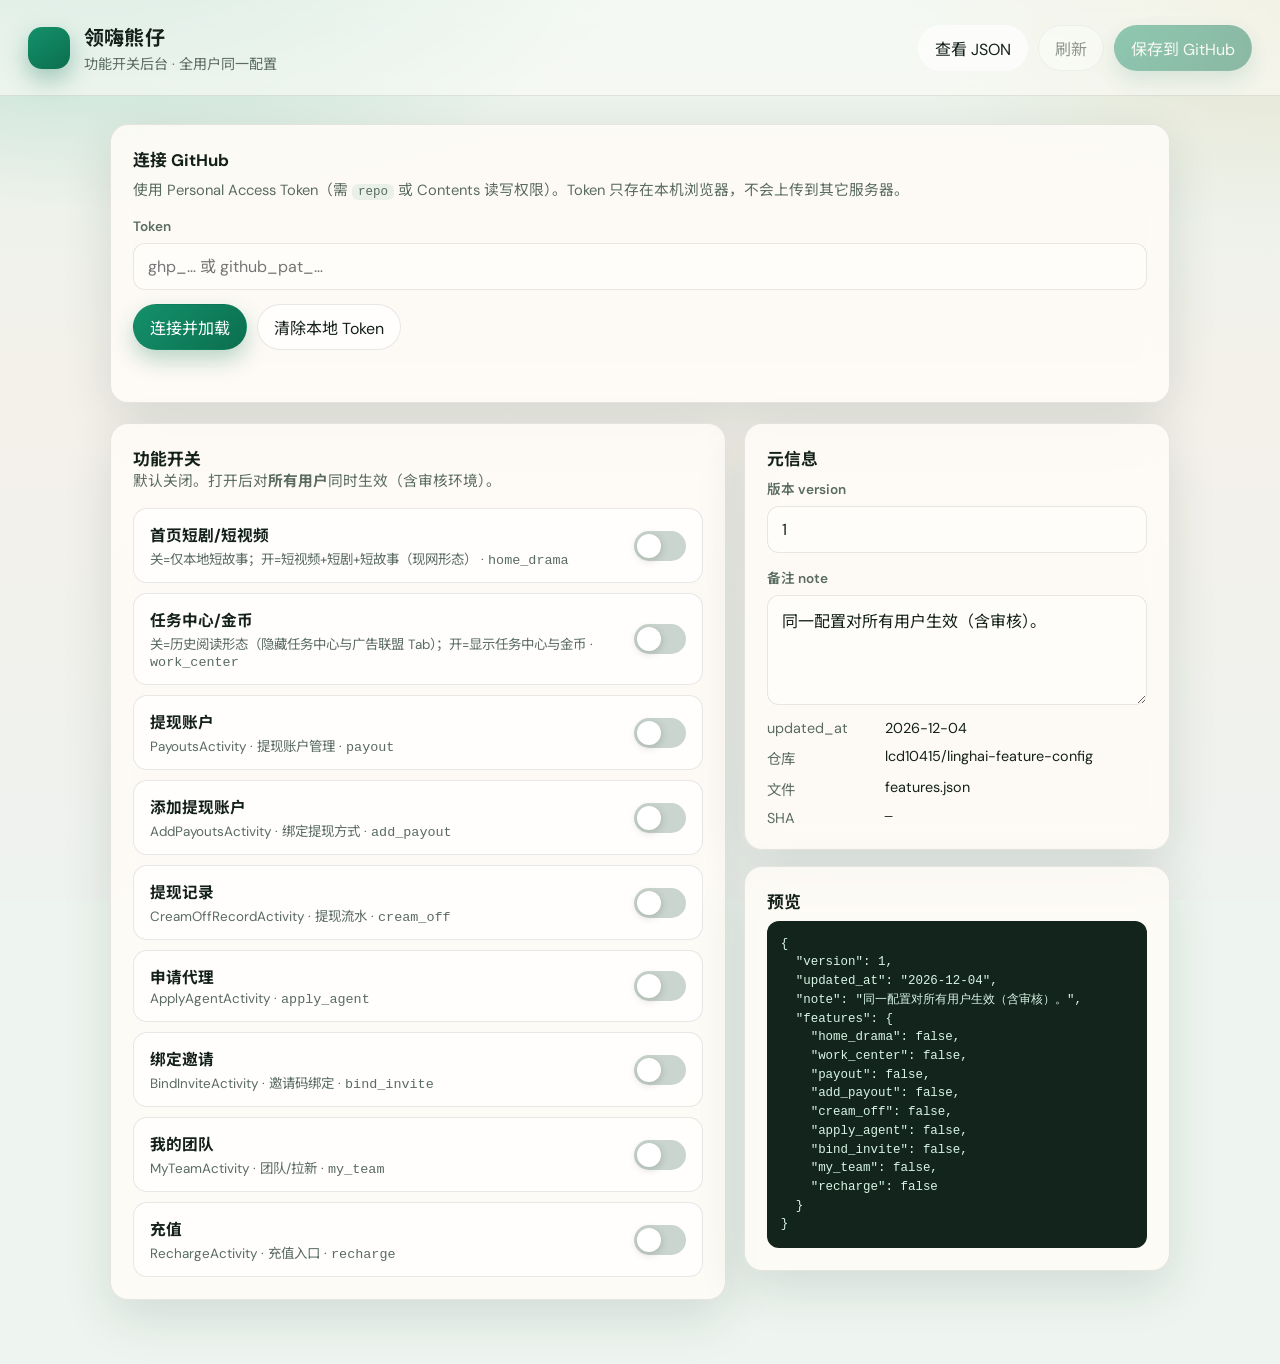
<file: index.html>
<!DOCTYPE html>
<html lang="zh-CN">
<head>
  <meta charset="utf-8" />
  <meta http-equiv="refresh" content="0; url=./admin/" />
  <title>Redirecting…</title>
  <link rel="canonical" href="./admin/" />
</head>
<body>
  <p><a href="./admin/">进入功能开关后台</a></p>
</body>
</html>
</file>
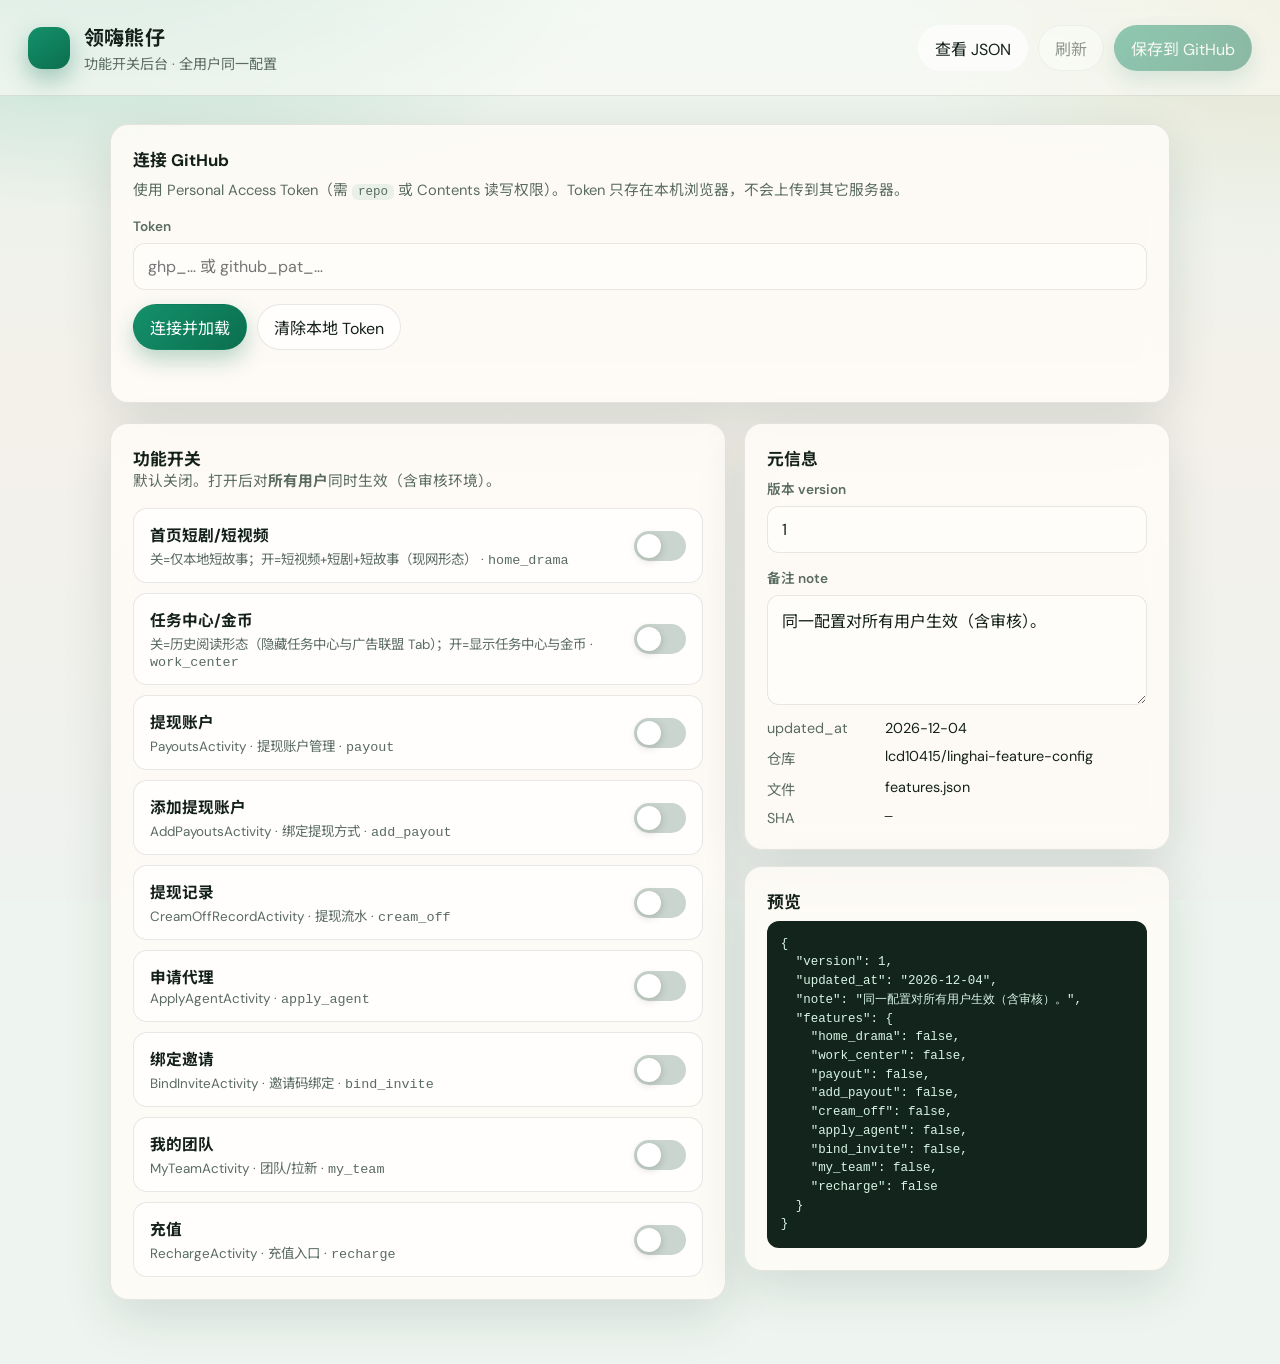
<file: admin/index.html>
<!DOCTYPE html>
<html lang="zh-CN">
<head>
  <meta charset="utf-8" />
  <meta name="viewport" content="width=device-width, initial-scale=1" />
  <title>领嗨熊仔 · 功能开关后台</title>
  <link rel="preconnect" href="https://fonts.googleapis.com" />
  <link rel="preconnect" href="https://fonts.gstatic.com" crossorigin />
  <link href="https://fonts.googleapis.com/css2?family=DM+Sans:ital,opsz,wght@0,9..40,400;0,9..40,500;0,9..40,600;0,9..40,700;1,9..40,400&family=Noto+Sans+SC:wght@400;500;600;700&display=swap" rel="stylesheet" />
  <link rel="stylesheet" href="./styles.css" />
</head>
<body>
  <div class="bg" aria-hidden="true"></div>
  <header class="top">
    <div class="brand">
      <span class="mark"></span>
      <div>
        <h1>领嗨熊仔</h1>
        <p>功能开关后台 · 全用户同一配置</p>
      </div>
    </div>
    <div class="top-actions">
      <a class="ghost" href="https://raw.githubusercontent.com/lcd10415/linghai-feature-config/main/features.json" target="_blank" rel="noopener">查看 JSON</a>
      <button type="button" id="btnReload" class="ghost" disabled>刷新</button>
      <button type="button" id="btnSave" class="primary" disabled>保存到 GitHub</button>
    </div>
  </header>

  <main class="wrap">
    <section class="auth panel" id="authPanel">
      <h2>连接 GitHub</h2>
      <p class="hint">使用 Personal Access Token（需 <code>repo</code> 或 Contents 读写权限）。Token 只存在本机浏览器，不会上传到其它服务器。</p>
      <label class="field">
        <span>Token</span>
        <input id="token" type="password" autocomplete="off" placeholder="ghp_… 或 github_pat_…" />
      </label>
      <div class="row">
        <button type="button" id="btnConnect" class="primary">连接并加载</button>
        <button type="button" id="btnClearToken" class="ghost">清除本地 Token</button>
      </div>
      <p class="status" id="authStatus"></p>
    </section>

    <section class="grid">
      <div class="panel">
        <div class="panel-head">
          <h2>功能开关</h2>
          <span class="badge" id="dirtyBadge" hidden>未保存</span>
        </div>
        <p class="hint">默认关闭。打开后对<strong>所有用户</strong>同时生效（含审核环境）。</p>
        <div id="flags" class="flags"></div>
      </div>

      <div class="side">
        <div class="panel">
          <h2>元信息</h2>
          <label class="field">
            <span>版本 version</span>
            <input id="version" type="number" min="1" step="1" />
          </label>
          <label class="field">
            <span>备注 note</span>
            <textarea id="note" rows="4" placeholder="给运营/研发看的说明"></textarea>
          </label>
          <dl class="meta">
            <div><dt>updated_at</dt><dd id="updatedAt">—</dd></div>
            <div><dt>仓库</dt><dd>lcd10415/linghai-feature-config</dd></div>
            <div><dt>文件</dt><dd>features.json</dd></div>
            <div><dt>SHA</dt><dd id="sha" class="mono">—</dd></div>
          </dl>
        </div>
        <div class="panel">
          <h2>预览</h2>
          <pre id="preview" class="preview">{}</pre>
        </div>
      </div>
    </section>
  </main>

  <div id="toast" class="toast" hidden></div>
  <script src="./app.js"></script>
</body>
</html>
</file>
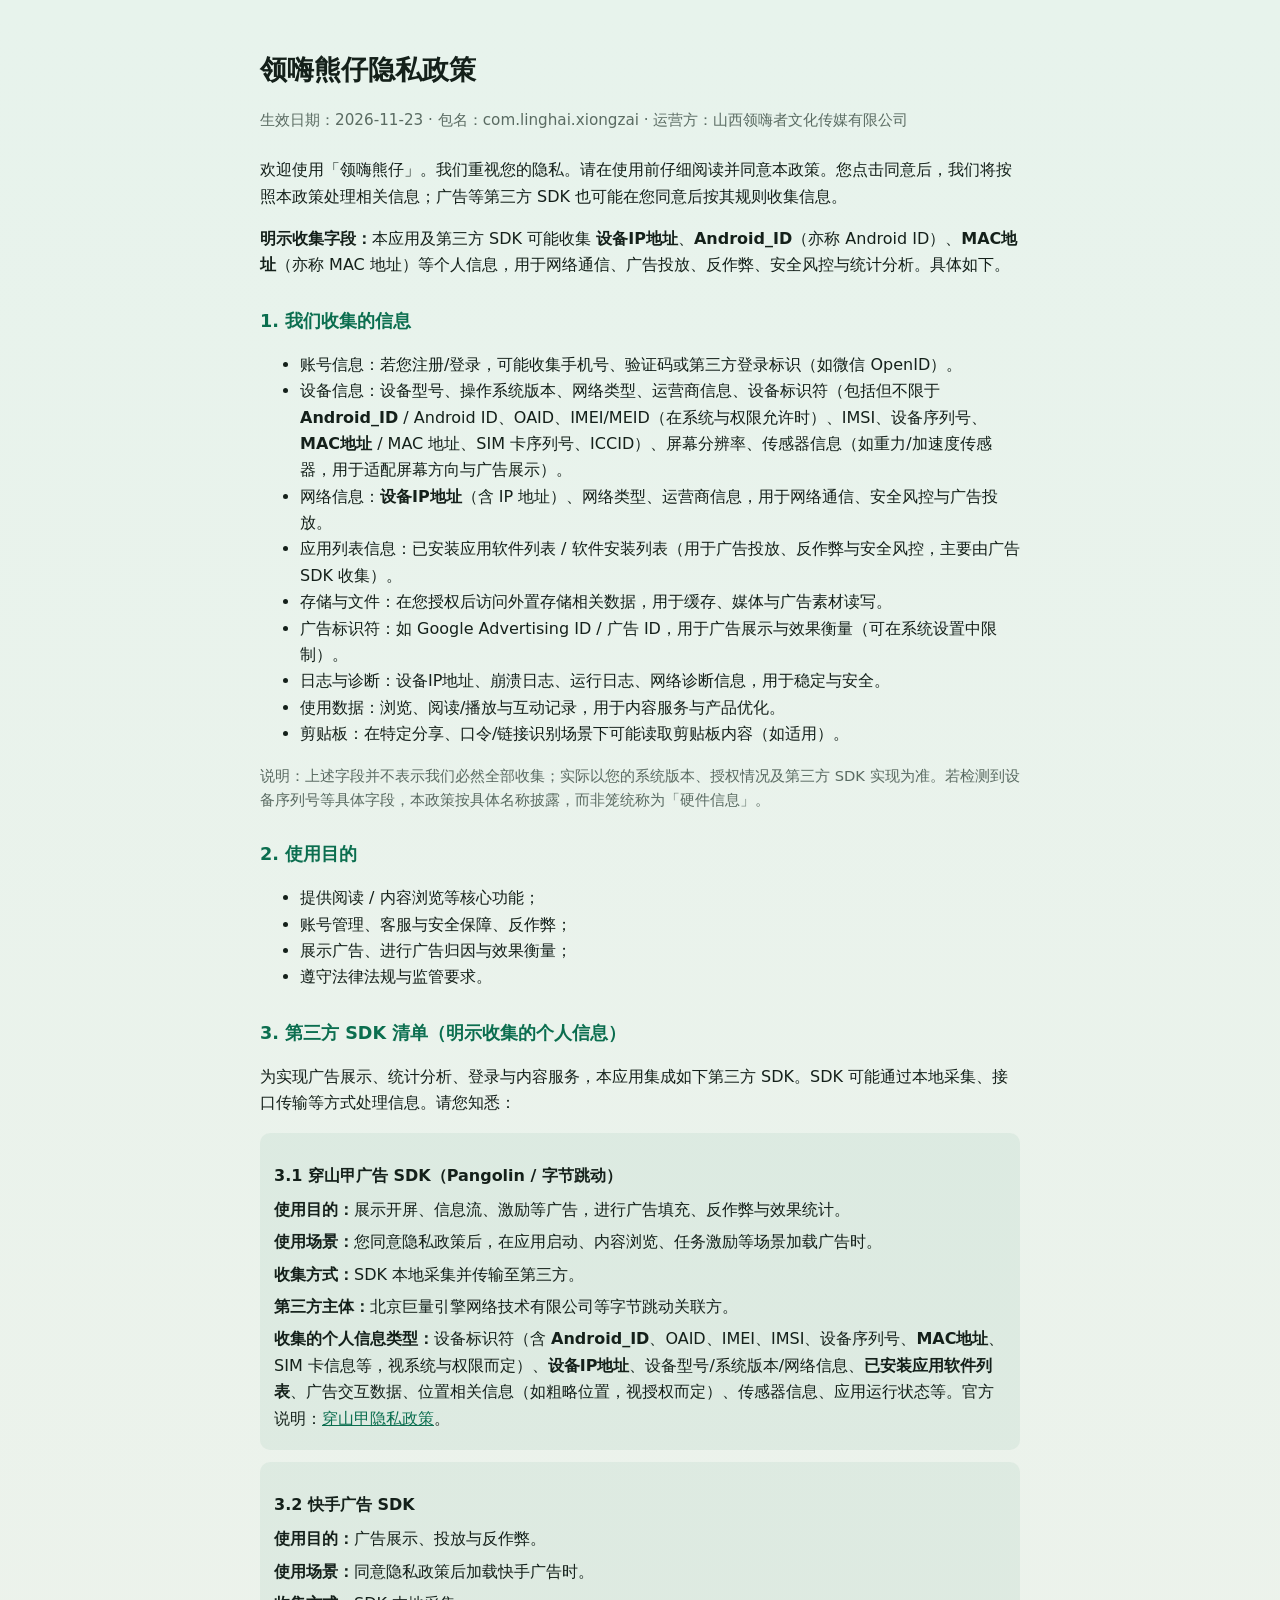
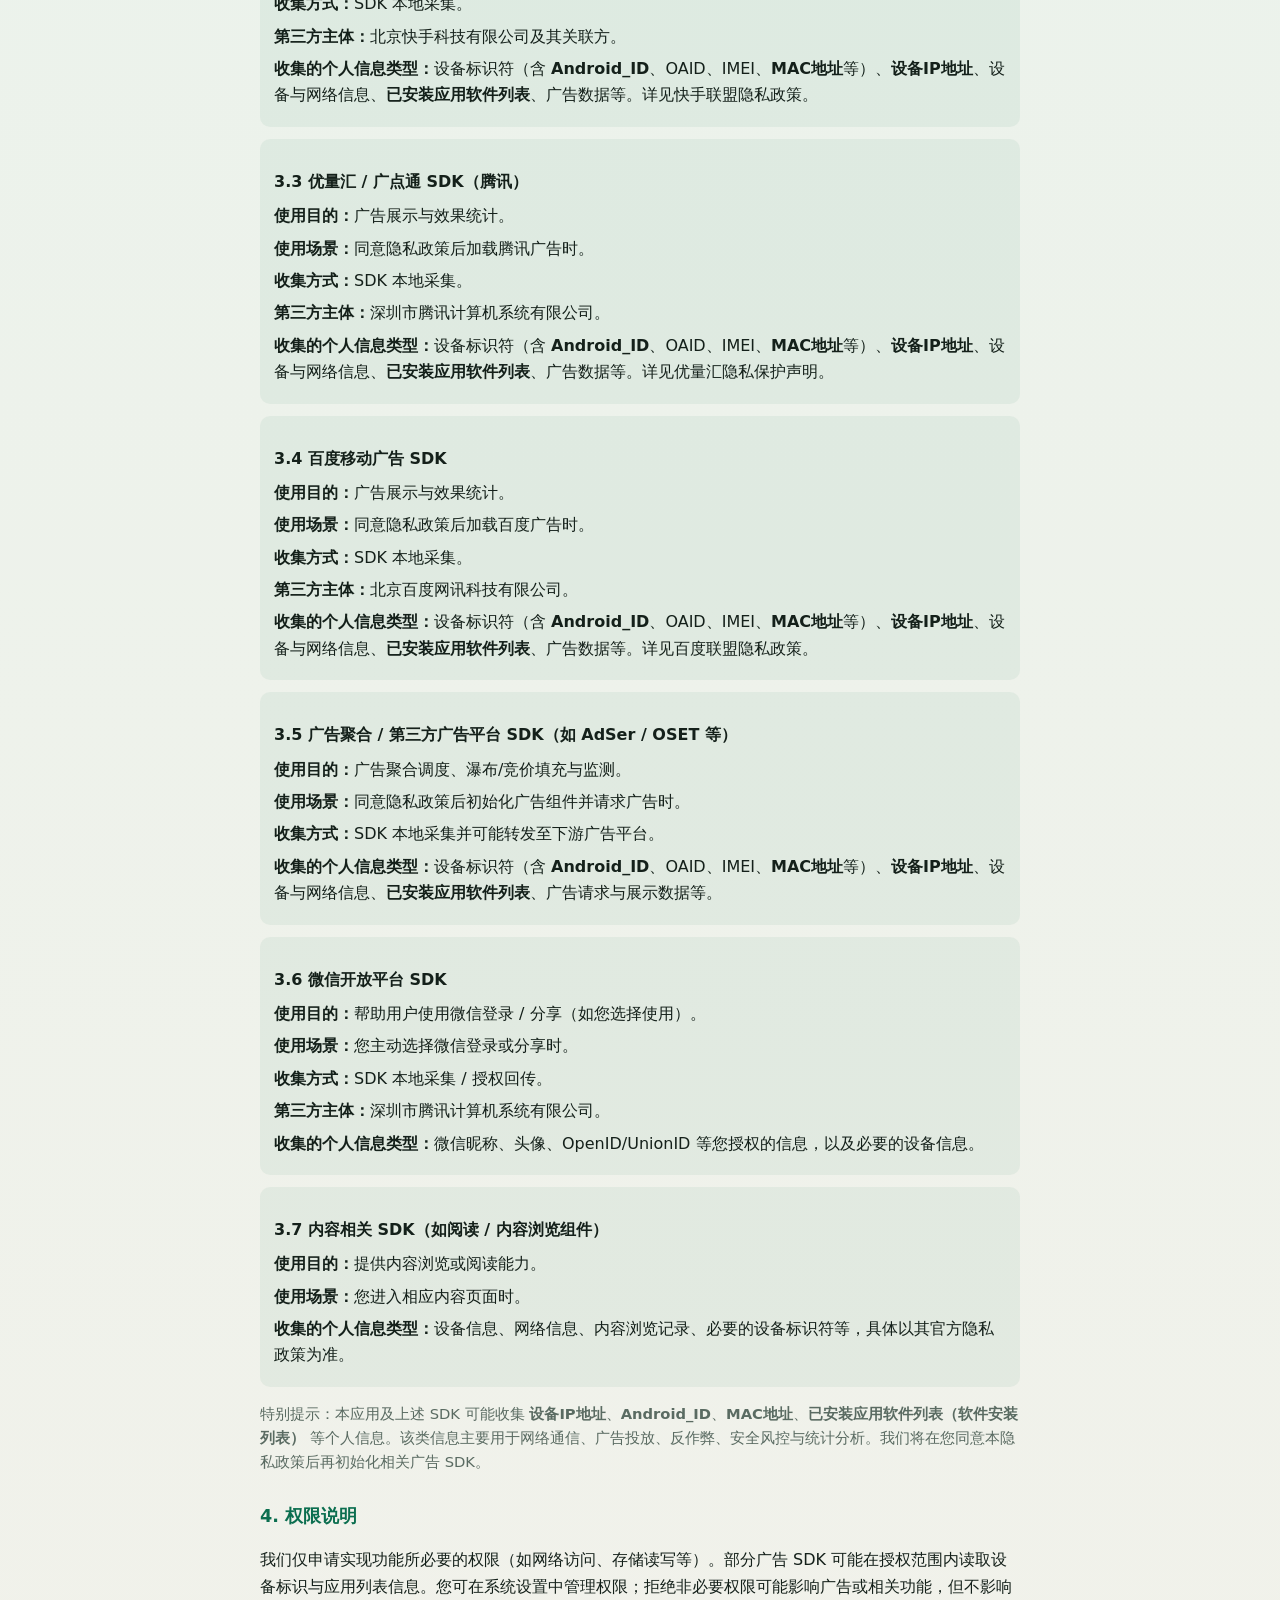
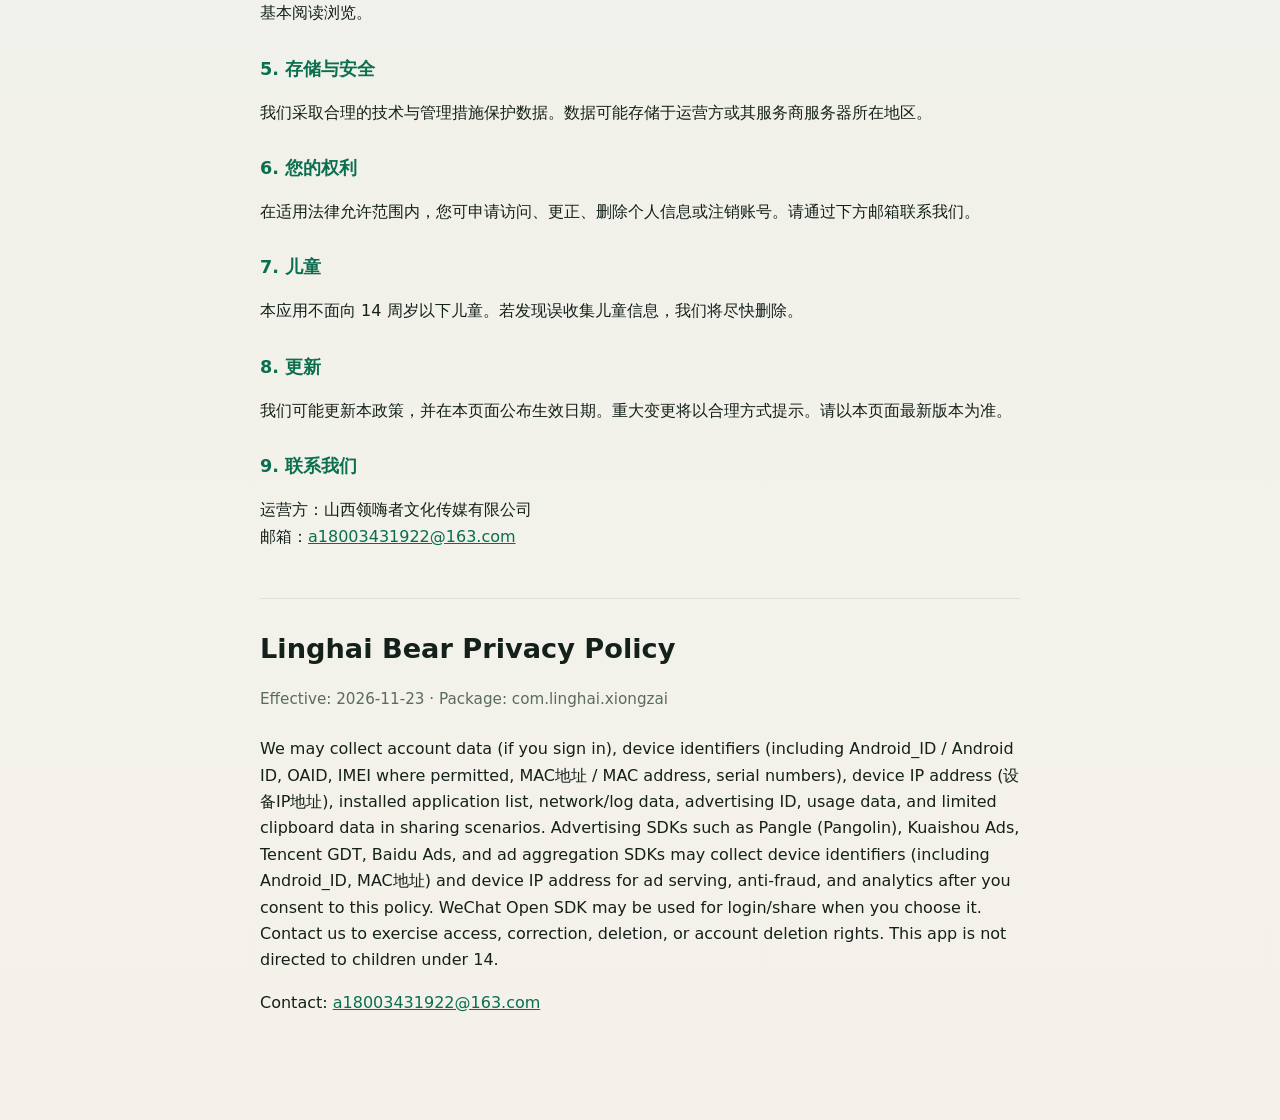
<file: privacy-policy/index.html>
<!DOCTYPE html>
<html lang="zh-CN">
<head>
  <meta charset="utf-8" />
  <meta name="viewport" content="width=device-width, initial-scale=1" />
  <title>领嗨熊仔 · 隐私政策 / Privacy Policy</title>
  <style>
    :root { --ink:#14201a; --muted:#5a6b62; --bg:#f4f7f5; --accent:#0b6e4f; }
    body { margin:0; font-family:"Noto Sans SC","DM Sans",system-ui,sans-serif; background:linear-gradient(180deg,#e7f3ec,#f4f1ea); color:var(--ink); line-height:1.65; }
    main { max-width:760px; margin:0 auto; padding:48px 20px 88px; }
    h1 { font-size:1.7rem; margin:0 0 6px; }
    h2 { font-size:1.1rem; margin-top:28px; color:var(--accent); }
    h3 { font-size:1rem; margin:18px 0 8px; }
    .meta { color:var(--muted); margin-bottom:24px; font-size:.95rem; }
    a { color:var(--accent); }
    .en { margin-top:48px; padding-top:28px; border-top:1px solid rgba(0,0,0,.08); }
    .sdk { background:rgba(11,110,79,.06); border-radius:10px; padding:12px 14px; margin:12px 0; }
    .sdk p { margin:6px 0; }
    .note { color:var(--muted); font-size:.92rem; }
  </style>
</head>
<body>
<main>
  <h1>领嗨熊仔隐私政策</h1>
  <p class="meta">生效日期：2026-11-23 · 包名：com.linghai.xiongzai · 运营方：山西领嗨者文化传媒有限公司</p>

  <p>欢迎使用「领嗨熊仔」。我们重视您的隐私。请在使用前仔细阅读并同意本政策。您点击同意后，我们将按照本政策处理相关信息；广告等第三方 SDK 也可能在您同意后按其规则收集信息。</p>

  <p><strong>明示收集字段：</strong>本应用及第三方 SDK 可能收集 <strong>设备IP地址</strong>、<strong>Android_ID</strong>（亦称 Android ID）、<strong>MAC地址</strong>（亦称 MAC 地址）等个人信息，用于网络通信、广告投放、反作弊、安全风控与统计分析。具体如下。</p>

  <h2>1. 我们收集的信息</h2>
  <ul>
    <li>账号信息：若您注册/登录，可能收集手机号、验证码或第三方登录标识（如微信 OpenID）。</li>
    <li>设备信息：设备型号、操作系统版本、网络类型、运营商信息、设备标识符（包括但不限于 <strong>Android_ID</strong> / Android ID、OAID、IMEI/MEID（在系统与权限允许时）、IMSI、设备序列号、<strong>MAC地址</strong> / MAC 地址、SIM 卡序列号、ICCID）、屏幕分辨率、传感器信息（如重力/加速度传感器，用于适配屏幕方向与广告展示）。</li>
    <li>网络信息：<strong>设备IP地址</strong>（含 IP 地址）、网络类型、运营商信息，用于网络通信、安全风控与广告投放。</li>
    <li>应用列表信息：已安装应用软件列表 / 软件安装列表（用于广告投放、反作弊与安全风控，主要由广告 SDK 收集）。</li>
    <li>存储与文件：在您授权后访问外置存储相关数据，用于缓存、媒体与广告素材读写。</li>
    <li>广告标识符：如 Google Advertising ID / 广告 ID，用于广告展示与效果衡量（可在系统设置中限制）。</li>
    <li>日志与诊断：设备IP地址、崩溃日志、运行日志、网络诊断信息，用于稳定与安全。</li>
    <li>使用数据：浏览、阅读/播放与互动记录，用于内容服务与产品优化。</li>
    <li>剪贴板：在特定分享、口令/链接识别场景下可能读取剪贴板内容（如适用）。</li>
  </ul>
  <p class="note">说明：上述字段并不表示我们必然全部收集；实际以您的系统版本、授权情况及第三方 SDK 实现为准。若检测到设备序列号等具体字段，本政策按具体名称披露，而非笼统称为「硬件信息」。</p>

  <h2>2. 使用目的</h2>
  <ul>
    <li>提供阅读 / 内容浏览等核心功能；</li>
    <li>账号管理、客服与安全保障、反作弊；</li>
    <li>展示广告、进行广告归因与效果衡量；</li>
    <li>遵守法律法规与监管要求。</li>
  </ul>

  <h2>3. 第三方 SDK 清单（明示收集的个人信息）</h2>
  <p>为实现广告展示、统计分析、登录与内容服务，本应用集成如下第三方 SDK。SDK 可能通过本地采集、接口传输等方式处理信息。请您知悉：</p>

  <div class="sdk">
    <h3>3.1 穿山甲广告 SDK（Pangolin / 字节跳动）</h3>
    <p><strong>使用目的：</strong>展示开屏、信息流、激励等广告，进行广告填充、反作弊与效果统计。</p>
    <p><strong>使用场景：</strong>您同意隐私政策后，在应用启动、内容浏览、任务激励等场景加载广告时。</p>
    <p><strong>收集方式：</strong>SDK 本地采集并传输至第三方。</p>
    <p><strong>第三方主体：</strong>北京巨量引擎网络技术有限公司等字节跳动关联方。</p>
    <p><strong>收集的个人信息类型：</strong>设备标识符（含 <strong>Android_ID</strong>、OAID、IMEI、IMSI、设备序列号、<strong>MAC地址</strong>、SIM 卡信息等，视系统与权限而定）、<strong>设备IP地址</strong>、设备型号/系统版本/网络信息、<strong>已安装应用软件列表</strong>、广告交互数据、位置相关信息（如粗略位置，视授权而定）、传感器信息、应用运行状态等。官方说明：<a href="https://www.csjplatform.com/privacy" target="_blank" rel="noopener">穿山甲隐私政策</a>。</p>
  </div>

  <div class="sdk">
    <h3>3.2 快手广告 SDK</h3>
    <p><strong>使用目的：</strong>广告展示、投放与反作弊。</p>
    <p><strong>使用场景：</strong>同意隐私政策后加载快手广告时。</p>
    <p><strong>收集方式：</strong>SDK 本地采集。</p>
    <p><strong>第三方主体：</strong>北京快手科技有限公司及其关联方。</p>
    <p><strong>收集的个人信息类型：</strong>设备标识符（含 <strong>Android_ID</strong>、OAID、IMEI、<strong>MAC地址</strong>等）、<strong>设备IP地址</strong>、设备与网络信息、<strong>已安装应用软件列表</strong>、广告数据等。详见快手联盟隐私政策。</p>
  </div>

  <div class="sdk">
    <h3>3.3 优量汇 / 广点通 SDK（腾讯）</h3>
    <p><strong>使用目的：</strong>广告展示与效果统计。</p>
    <p><strong>使用场景：</strong>同意隐私政策后加载腾讯广告时。</p>
    <p><strong>收集方式：</strong>SDK 本地采集。</p>
    <p><strong>第三方主体：</strong>深圳市腾讯计算机系统有限公司。</p>
    <p><strong>收集的个人信息类型：</strong>设备标识符（含 <strong>Android_ID</strong>、OAID、IMEI、<strong>MAC地址</strong>等）、<strong>设备IP地址</strong>、设备与网络信息、<strong>已安装应用软件列表</strong>、广告数据等。详见优量汇隐私保护声明。</p>
  </div>

  <div class="sdk">
    <h3>3.4 百度移动广告 SDK</h3>
    <p><strong>使用目的：</strong>广告展示与效果统计。</p>
    <p><strong>使用场景：</strong>同意隐私政策后加载百度广告时。</p>
    <p><strong>收集方式：</strong>SDK 本地采集。</p>
    <p><strong>第三方主体：</strong>北京百度网讯科技有限公司。</p>
    <p><strong>收集的个人信息类型：</strong>设备标识符（含 <strong>Android_ID</strong>、OAID、IMEI、<strong>MAC地址</strong>等）、<strong>设备IP地址</strong>、设备与网络信息、<strong>已安装应用软件列表</strong>、广告数据等。详见百度联盟隐私政策。</p>
  </div>

  <div class="sdk">
    <h3>3.5 广告聚合 / 第三方广告平台 SDK（如 AdSer / OSET 等）</h3>
    <p><strong>使用目的：</strong>广告聚合调度、瀑布/竞价填充与监测。</p>
    <p><strong>使用场景：</strong>同意隐私政策后初始化广告组件并请求广告时。</p>
    <p><strong>收集方式：</strong>SDK 本地采集并可能转发至下游广告平台。</p>
    <p><strong>收集的个人信息类型：</strong>设备标识符（含 <strong>Android_ID</strong>、OAID、IMEI、<strong>MAC地址</strong>等）、<strong>设备IP地址</strong>、设备与网络信息、<strong>已安装应用软件列表</strong>、广告请求与展示数据等。</p>
  </div>

  <div class="sdk">
    <h3>3.6 微信开放平台 SDK</h3>
    <p><strong>使用目的：</strong>帮助用户使用微信登录 / 分享（如您选择使用）。</p>
    <p><strong>使用场景：</strong>您主动选择微信登录或分享时。</p>
    <p><strong>收集方式：</strong>SDK 本地采集 / 授权回传。</p>
    <p><strong>第三方主体：</strong>深圳市腾讯计算机系统有限公司。</p>
    <p><strong>收集的个人信息类型：</strong>微信昵称、头像、OpenID/UnionID 等您授权的信息，以及必要的设备信息。</p>
  </div>

  <div class="sdk">
    <h3>3.7 内容相关 SDK（如阅读 / 内容浏览组件）</h3>
    <p><strong>使用目的：</strong>提供内容浏览或阅读能力。</p>
    <p><strong>使用场景：</strong>您进入相应内容页面时。</p>
    <p><strong>收集的个人信息类型：</strong>设备信息、网络信息、内容浏览记录、必要的设备标识符等，具体以其官方隐私政策为准。</p>
  </div>

  <p class="note">特别提示：本应用及上述 SDK 可能收集 <strong>设备IP地址</strong>、<strong>Android_ID</strong>、<strong>MAC地址</strong>、<strong>已安装应用软件列表（软件安装列表）</strong> 等个人信息。该类信息主要用于网络通信、广告投放、反作弊、安全风控与统计分析。我们将在您同意本隐私政策后再初始化相关广告 SDK。</p>

  <h2>4. 权限说明</h2>
  <p>我们仅申请实现功能所必要的权限（如网络访问、存储读写等）。部分广告 SDK 可能在授权范围内读取设备标识与应用列表信息。您可在系统设置中管理权限；拒绝非必要权限可能影响广告或相关功能，但不影响基本阅读浏览。</p>

  <h2>5. 存储与安全</h2>
  <p>我们采取合理的技术与管理措施保护数据。数据可能存储于运营方或其服务商服务器所在地区。</p>

  <h2>6. 您的权利</h2>
  <p>在适用法律允许范围内，您可申请访问、更正、删除个人信息或注销账号。请通过下方邮箱联系我们。</p>

  <h2>7. 儿童</h2>
  <p>本应用不面向 14 周岁以下儿童。若发现误收集儿童信息，我们将尽快删除。</p>

  <h2>8. 更新</h2>
  <p>我们可能更新本政策，并在本页面公布生效日期。重大变更将以合理方式提示。请以本页面最新版本为准。</p>

  <h2>9. 联系我们</h2>
  <p>运营方：山西领嗨者文化传媒有限公司<br/>邮箱：<a href="mailto:a18003431922@163.com">a18003431922@163.com</a></p>

  <div class="en">
    <h1>Linghai Bear Privacy Policy</h1>
    <p class="meta">Effective: 2026-11-23 · Package: com.linghai.xiongzai</p>
    <p>We may collect account data (if you sign in), device identifiers (including Android_ID / Android ID, OAID, IMEI where permitted, MAC地址 / MAC address, serial numbers), device IP address (设备IP地址), installed application list, network/log data, advertising ID, usage data, and limited clipboard data in sharing scenarios. Advertising SDKs such as Pangle (Pangolin), Kuaishou Ads, Tencent GDT, Baidu Ads, and ad aggregation SDKs may collect device identifiers (including Android_ID, MAC地址) and device IP address for ad serving, anti-fraud, and analytics after you consent to this policy. WeChat Open SDK may be used for login/share when you choose it. Contact us to exercise access, correction, deletion, or account deletion rights. This app is not directed to children under 14.</p>
    <p>Contact: <a href="mailto:a18003431922@163.com">a18003431922@163.com</a></p>
  </div>
</main>
</body>
</html>
</file>
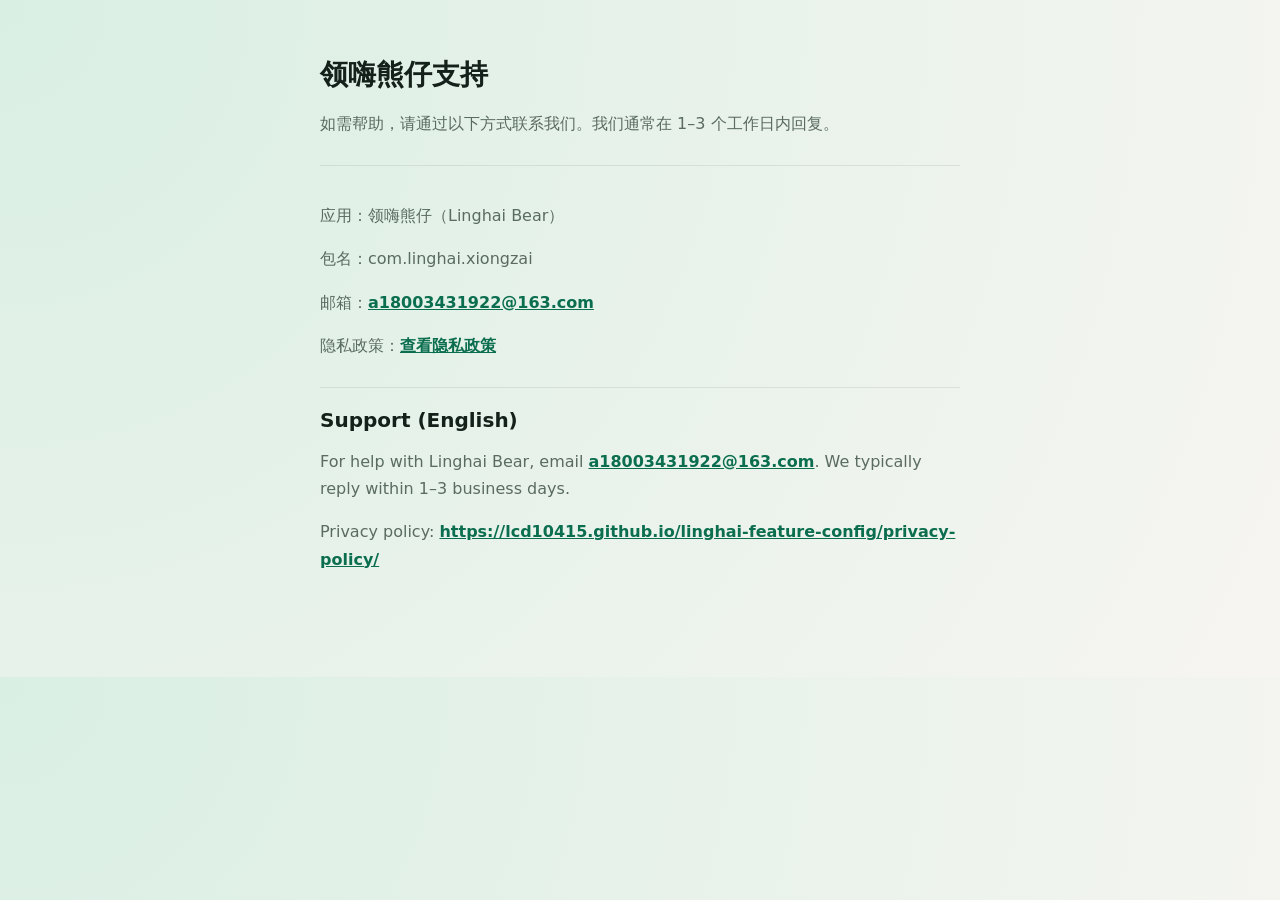
<file: support/index.html>
<!DOCTYPE html>
<html lang="zh-CN">
<head>
  <meta charset="utf-8" />
  <meta name="viewport" content="width=device-width, initial-scale=1" />
  <title>领嗨熊仔 · 用户支持 / Support</title>
  <style>
    :root { --ink:#14201a; --muted:#5a6b62; --accent:#0b6e4f; }
    body { margin:0; font-family:"Noto Sans SC","DM Sans",system-ui,sans-serif; background:radial-gradient(circle at top left,#d9efe4,#f7f5f1); color:var(--ink); }
    main { max-width:640px; margin:0 auto; padding:56px 20px 88px; }
    h1 { font-size:1.75rem; margin:0 0 10px; }
    p { color:var(--muted); line-height:1.7; }
    .block { margin-top:28px; padding-top:20px; border-top:1px solid rgba(0,0,0,.08); }
    a { color:var(--accent); font-weight:600; }
  </style>
</head>
<body>
<main>
  <h1>领嗨熊仔支持</h1>
  <p>如需帮助，请通过以下方式联系我们。我们通常在 1–3 个工作日内回复。</p>
  <div class="block">
    <p>应用：领嗨熊仔（Linghai Bear）</p>
    <p>包名：com.linghai.xiongzai</p>
    <p>邮箱：<a href="mailto:a18003431922@163.com">a18003431922@163.com</a></p>
    <p>隐私政策：<a href="https://lcd10415.github.io/linghai-feature-config/privacy-policy/">查看隐私政策</a></p>
  </div>
  <div class="block">
    <h1 style="font-size:1.25rem;">Support (English)</h1>
    <p>For help with Linghai Bear, email <a href="mailto:a18003431922@163.com">a18003431922@163.com</a>. We typically reply within 1–3 business days.</p>
    <p>Privacy policy: <a href="https://lcd10415.github.io/linghai-feature-config/privacy-policy/">https://lcd10415.github.io/linghai-feature-config/privacy-policy/</a></p>
  </div>
</main>
</body>
</html>
</file>
<file: admin/styles.css>
:root {
  --ink: #14201a;
  --muted: #5a6b62;
  --line: rgba(20, 32, 26, 0.1);
  --panel: rgba(255, 252, 247, 0.86);
  --panel-solid: #fffdf9;
  --accent: #0b6e4f;
  --accent-2: #14916a;
  --danger: #b42318;
  --warn: #b54708;
  --ok: #067647;
  --shadow: 0 18px 50px rgba(11, 40, 28, 0.12);
  --radius: 18px;
  --font: "DM Sans", "Noto Sans SC", system-ui, sans-serif;
}

* { box-sizing: border-box; }
html, body { margin: 0; min-height: 100%; }
body {
  font-family: var(--font);
  color: var(--ink);
  background: #eef5f0;
}

.bg {
  position: fixed;
  inset: 0;
  z-index: -1;
  background:
    radial-gradient(900px 500px at 8% -10%, rgba(20, 145, 106, 0.28), transparent 60%),
    radial-gradient(700px 420px at 100% 0%, rgba(214, 176, 98, 0.22), transparent 55%),
    linear-gradient(180deg, #e7f3ec 0%, #f4f1ea 45%, #eef2ef 100%);
}

.top {
  display: flex;
  justify-content: space-between;
  align-items: center;
  gap: 16px;
  padding: 22px 28px;
  border-bottom: 1px solid var(--line);
  backdrop-filter: blur(10px);
  background: rgba(255, 253, 249, 0.55);
  position: sticky;
  top: 0;
  z-index: 10;
}

.brand { display: flex; gap: 14px; align-items: center; }
.brand h1 { margin: 0; font-size: 1.25rem; letter-spacing: 0.01em; }
.brand p { margin: 2px 0 0; color: var(--muted); font-size: 0.88rem; }
.mark {
  width: 42px; height: 42px; border-radius: 14px;
  background: linear-gradient(145deg, var(--accent-2), var(--accent));
  box-shadow: 0 10px 24px rgba(11, 110, 79, 0.35);
}

.top-actions { display: flex; gap: 10px; flex-wrap: wrap; }

.wrap { max-width: 1100px; margin: 0 auto; padding: 28px 20px 64px; }

.panel {
  background: var(--panel);
  border: 1px solid var(--line);
  border-radius: var(--radius);
  padding: 22px;
  box-shadow: var(--shadow);
  backdrop-filter: blur(12px);
}

.panel + .panel { margin-top: 16px; }
.panel-head { display: flex; align-items: center; gap: 10px; }
.panel h2 { margin: 0 0 8px; font-size: 1.05rem; }
.panel-head h2 { margin: 0; }

.hint { color: var(--muted); font-size: 0.92rem; line-height: 1.55; margin: 0 0 16px; }
.hint code { font-size: 0.85em; background: rgba(11,110,79,.08); padding: 1px 6px; border-radius: 6px; }

.auth { margin-bottom: 20px; }
.field { display: flex; flex-direction: column; gap: 8px; margin-bottom: 14px; }
.field span { font-size: 0.85rem; color: var(--muted); font-weight: 600; }
.field input, .field textarea {
  width: 100%;
  border: 1px solid var(--line);
  border-radius: 12px;
  padding: 12px 14px;
  font: inherit;
  background: var(--panel-solid);
  color: var(--ink);
}
.field textarea { resize: vertical; min-height: 96px; }
.field input:focus, .field textarea:focus {
  outline: 2px solid rgba(11, 110, 79, 0.28);
  border-color: var(--accent);
}

.row { display: flex; gap: 10px; flex-wrap: wrap; }
.status { min-height: 1.2em; margin: 12px 0 0; color: var(--muted); font-size: 0.9rem; }
.status.ok { color: var(--ok); }
.status.err { color: var(--danger); }

.grid {
  display: grid;
  grid-template-columns: 1.3fr 0.9fr;
  gap: 18px;
  align-items: start;
}

.flags { display: flex; flex-direction: column; gap: 10px; }

.flag {
  display: grid;
  grid-template-columns: 1fr auto;
  gap: 8px 16px;
  align-items: center;
  padding: 14px 16px;
  border-radius: 14px;
  border: 1px solid var(--line);
  background: rgba(255,255,255,0.72);
  transition: border-color .2s, transform .2s, box-shadow .2s;
}
.flag:hover { border-color: rgba(11,110,79,.28); transform: translateY(-1px); }
.flag.on { border-color: rgba(11,110,79,.45); box-shadow: inset 0 0 0 1px rgba(11,110,79,.12); }
.flag h3 { margin: 0; font-size: 0.98rem; }
.flag p { margin: 2px 0 0; color: var(--muted); font-size: 0.84rem; }

.switch {
  position: relative;
  width: 52px; height: 30px;
  border-radius: 999px;
  border: none;
  background: #c9d5ce;
  cursor: pointer;
  transition: background .2s;
  padding: 0;
}
.switch::after {
  content: "";
  position: absolute;
  top: 3px; left: 3px;
  width: 24px; height: 24px;
  border-radius: 50%;
  background: white;
  box-shadow: 0 2px 8px rgba(0,0,0,.18);
  transition: transform .2s;
}
.switch[aria-checked="true"] { background: var(--accent); }
.switch[aria-checked="true"]::after { transform: translateX(22px); }

.meta { margin: 8px 0 0; display: grid; gap: 10px; }
.meta div { display: grid; grid-template-columns: 110px 1fr; gap: 8px; font-size: 0.9rem; }
.meta dt { color: var(--muted); margin: 0; }
.meta dd { margin: 0; word-break: break-all; }
.mono { font-family: ui-monospace, SFMono-Regular, Menlo, monospace; font-size: 0.8rem; }

.preview {
  margin: 0;
  max-height: 360px;
  overflow: auto;
  padding: 14px;
  border-radius: 12px;
  background: #13241c;
  color: #d7f5e7;
  font-size: 0.78rem;
  line-height: 1.5;
}

button, a.ghost {
  font: inherit;
  cursor: pointer;
  border-radius: 999px;
  padding: 10px 16px;
  border: 1px solid transparent;
  text-decoration: none;
  display: inline-flex;
  align-items: center;
  justify-content: center;
  transition: transform .15s, background .15s, opacity .15s;
}
button:disabled { opacity: .45; cursor: not-allowed; }
button:not(:disabled):hover, a.ghost:hover { transform: translateY(-1px); }

.primary {
  background: linear-gradient(135deg, var(--accent-2), var(--accent));
  color: white;
  box-shadow: 0 10px 22px rgba(11, 110, 79, 0.28);
}
.ghost {
  background: rgba(255,255,255,0.7);
  border-color: var(--line);
  color: var(--ink);
}

.badge {
  font-size: 0.75rem;
  font-weight: 700;
  color: var(--warn);
  background: rgba(181, 71, 8, 0.1);
  border: 1px solid rgba(181, 71, 8, 0.22);
  padding: 3px 8px;
  border-radius: 999px;
}

.toast {
  position: fixed;
  left: 50%;
  bottom: 28px;
  transform: translateX(-50%) translateY(12px);
  background: #13241c;
  color: #fff;
  padding: 12px 18px;
  border-radius: 999px;
  box-shadow: var(--shadow);
  opacity: 0;
  transition: opacity .2s, transform .2s;
  z-index: 50;
  font-size: 0.92rem;
}
.toast.show { opacity: 1; transform: translateX(-50%) translateY(0); }

@media (max-width: 860px) {
  .top { flex-direction: column; align-items: flex-start; }
  .grid { grid-template-columns: 1fr; }
}
</file>
